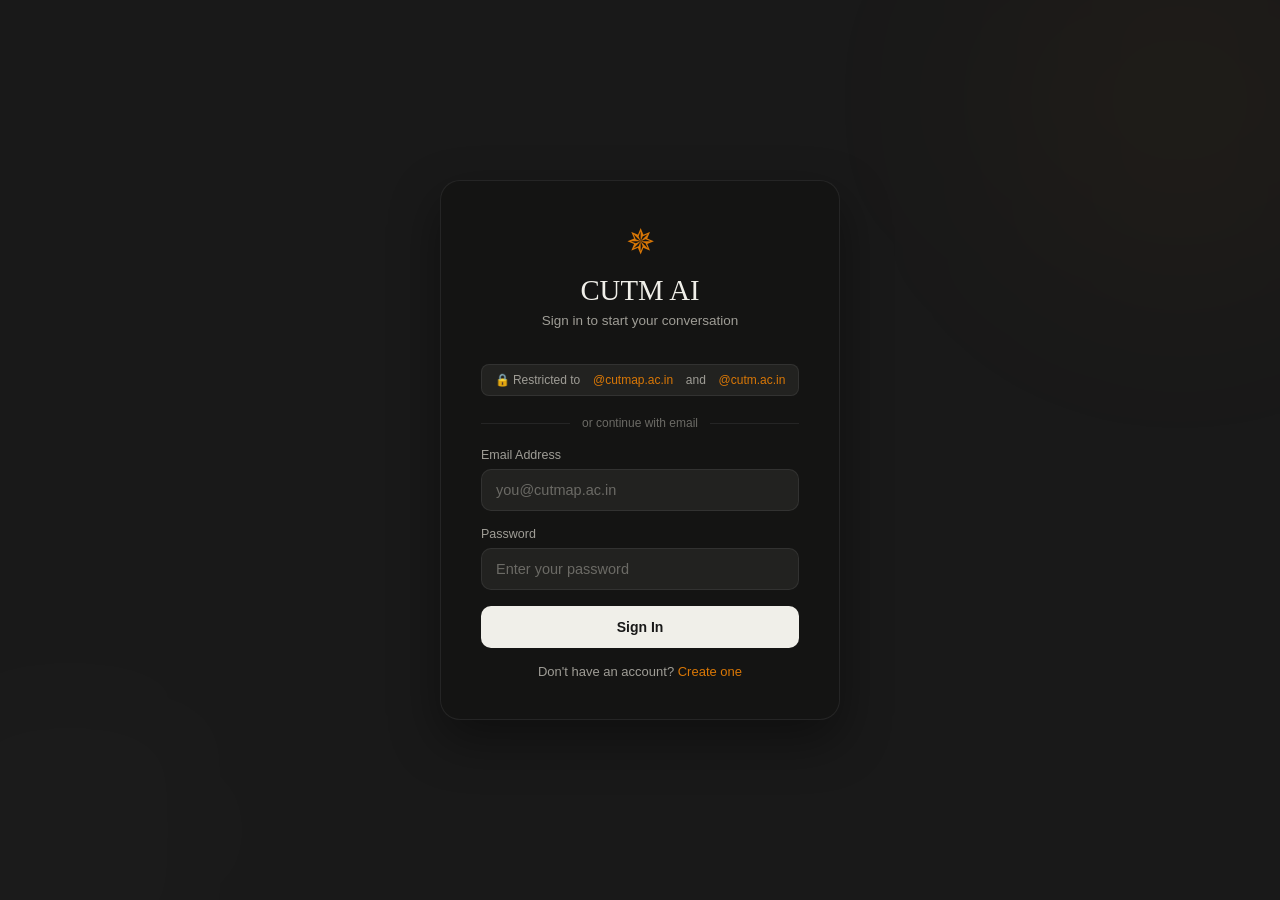
<file: BOT AI/admin.html>
<!DOCTYPE html>
<html lang="en">
<head>
    <meta charset="UTF-8">
    <meta name="viewport" content="width=device-width, initial-scale=1.0">
    <title>Admin Dashboard - Token Monitor</title>
    <style>
        @import url('https://fonts.googleapis.com/css2?family=Inter:wght@300;400;500;600;700&display=swap');
        
        :root {
            --bg-main: #191919;
            --bg-sidebar: #141413;
            --bg-input: #222220;
            --border-main: rgba(240, 239, 233, 0.08);
            --text-primary: #f0efe9;
            --text-secondary: #9f9d96;
            --text-muted: #6b6a65;
            --accent-sepia: #d97706;
            --accent-soft: rgba(217, 119, 6, 0.15);
            --font-serif: 'Georgia', 'Times New Roman', serif;
            --font-sans: 'Inter', sans-serif;
        }

        * { margin: 0; padding: 0; box-sizing: border-box; }

        body {
            font-family: var(--font-sans);
            background: var(--bg-main);
            color: var(--text-primary);
            min-height: 100vh;
        }

        /* ── Custom Scrollbar ── */
        ::-webkit-scrollbar { width: 6px; height: 6px; }
        ::-webkit-scrollbar-track { background: transparent; }
        ::-webkit-scrollbar-thumb { background: rgba(240, 239, 233, 0.12); border-radius: 4px; }
        ::-webkit-scrollbar-thumb:hover { background: rgba(240, 239, 233, 0.25); }

        .header {
            background: var(--bg-sidebar);
            padding: 20px 30px;
            display: flex;
            justify-content: space-between;
            align-items: center;
            border-bottom: 1px solid var(--border-main);
        }

        .header h1 {
            font-family: var(--font-serif);
            font-size: 1.6rem;
            font-weight: 500;
            letter-spacing: -0.5px;
            color: var(--text-primary);
        }
        
        .header span {
            font-size: 0.85rem;
            color: var(--text-secondary);
            margin-top: 4px;
            display: inline-block;
        }

        .refresh-btn {
            background: none;
            border: 1px solid var(--border-main);
            color: var(--text-primary);
            padding: 8px 16px;
            border-radius: 10px;
            cursor: pointer;
            font-size: 13px;
            font-weight: 500;
            transition: all 0.2s;
        }

        .refresh-btn:hover {
            background: rgba(240, 239, 233, 0.05);
            border-color: var(--text-secondary);
        }

        .email-btn {
            background: var(--accent-sepia);
            border: 1px solid var(--accent-sepia);
            color: #ffffff;
            padding: 8px 16px;
            border-radius: 10px;
            cursor: pointer;
            font-size: 13px;
            font-weight: 500;
            transition: all 0.2s;
            display: flex;
            align-items: center;
            gap: 6px;
        }

        .email-btn:hover {
            background: #b45309; /* darker orange */
            border-color: #b45309;
            box-shadow: 0 4px 12px rgba(217, 119, 6, 0.25);
        }

        .container { padding: 30px 40px; }

        /* Summary Cards */
        .cards {
            display: grid;
            grid-template-columns: repeat(auto-fit, minmax(200px, 1fr));
            gap: 20px;
            margin-bottom: 40px;
        }

        .card {
            background: var(--bg-sidebar);
            border: 1px solid var(--border-main);
            border-radius: 14px;
            padding: 20px;
            border-left: 4px solid;
            transition: transform 0.2s, box-shadow 0.2s;
        }

        .card:hover {
            transform: translateY(-2px);
            box-shadow: 0 4px 20px rgba(0, 0, 0, 0.2);
        }

        .card.blue   { border-left-color: var(--accent-sepia); }
        .card.green  { border-left-color: #8c8b7b; }
        .card.purple { border-left-color: #bfa280; }
        .card.orange { border-left-color: #cca062; }

        .card-label {
            font-size: 11px;
            color: var(--text-secondary);
            text-transform: uppercase;
            letter-spacing: 0.8px;
            margin-bottom: 8px;
            font-weight: 600;
        }
        
        .card-value {
            font-family: var(--font-serif);
            font-size: 2.2rem;
            font-weight: 500;
            color: var(--text-primary);
        }

        /* Section */
        .section { margin-bottom: 40px; }
        
        .section-title {
            font-family: var(--font-serif);
            font-size: 1.15rem;
            font-weight: 500;
            color: var(--text-primary);
            margin-bottom: 16px;
            display: flex;
            align-items: center;
            gap: 8px;
        }

        /* Table */
        .table-wrap {
            background: var(--bg-sidebar);
            border: 1px solid var(--border-main);
            border-radius: 14px;
            overflow: hidden;
            box-shadow: 0 4px 30px rgba(0, 0, 0, 0.15);
        }

        table { width: 100%; border-collapse: collapse; }

        thead { background: rgba(240, 239, 233, 0.02); }
        
        thead th {
            padding: 14px 18px;
            text-align: left;
            font-size: 11.5px;
            color: var(--text-secondary);
            text-transform: uppercase;
            letter-spacing: 0.5px;
            font-weight: 600;
            border-bottom: 1px solid var(--border-main);
        }

        tbody tr {
            border-bottom: 1px solid var(--border-main);
            transition: background 0.15s;
        }
        
        tbody tr:hover { background: rgba(240, 239, 233, 0.02); }
        tbody tr:last-child { border-bottom: none; }

        td {
            padding: 16px 18px;
            font-size: 13.5px;
            color: var(--text-primary);
        }

        .badge {
            display: inline-block;
            padding: 3px 10px;
            border-radius: 12px;
            font-size: 11px;
            font-weight: 500;
        }

        .badge-google {
            background: rgba(217, 119, 6, 0.12);
            color: #cca062;
            border: 1px solid rgba(217, 119, 6, 0.25);
        }
        
        .badge-email {
            background: rgba(240, 239, 233, 0.05);
            color: var(--text-secondary);
            border: 1px solid var(--border-main);
        }

        /* Token bar */
        .token-bar-wrap { display: flex; align-items: center; gap: 10px; }
        
        .token-bar {
            flex: 1;
            height: 6px;
            background: var(--bg-main);
            border-radius: 3px;
            overflow: hidden;
            min-width: 80px;
        }
        
        .token-bar-fill {
            height: 100%;
            border-radius: 3px;
            background: var(--accent-sepia);
            transition: width 0.5s ease;
        }
        
        .token-count {
            font-weight: 500;
            color: var(--text-primary);
            min-width: 60px;
            text-align: right;
        }

        /* Recent activity */
        .activity-item {
            background: var(--bg-sidebar);
            border: 1px solid var(--border-main);
            border-radius: 14px;
            padding: 16px 20px;
            margin-bottom: 12px;
            display: flex;
            justify-content: space-between;
            align-items: center;
            border-left: 4px solid var(--accent-sepia);
            transition: transform 0.2s, box-shadow 0.2s;
        }

        .activity-item:hover {
            transform: translateY(-1px);
            box-shadow: 0 4px 15px rgba(0, 0, 0, 0.15);
        }

        .activity-email {
            font-weight: 500;
            font-size: 14px;
            color: var(--text-primary);
        }
        
        .activity-time {
            font-size: 12px;
            color: var(--text-secondary);
            margin-top: 4px;
        }

        .activity-tokens {
            text-align: right;
        }
        
        .activity-tokens .total {
            font-family: var(--font-serif);
            font-size: 1.15rem;
            font-weight: 500;
            color: var(--accent-sepia);
        }
        
        .activity-tokens .detail {
            font-size: 11.5px;
            color: var(--text-secondary);
            margin-top: 2px;
        }

        /* Loading */
        .loading {
            text-align: center;
            padding: 40px;
            color: var(--text-secondary);
        }

        .spinner {
            border: 2px solid rgba(240, 239, 233, 0.1);
            border-top: 2px solid var(--accent-sepia);
            border-radius: 50%;
            width: 26px;
            height: 26px;
            animation: spin 1s linear infinite;
            margin: 0 auto 15px;
        }

        @keyframes spin { to { transform: rotate(360deg); } }

        .last-updated {
            font-size: 12px;
            color: var(--text-secondary);
            text-align: right;
            margin-bottom: 20px;
        }

        .no-data {
            text-align: center;
            padding: 30px;
            color: var(--text-muted);
            font-size: 13.5px;
        }

        @media (max-width: 768px) {
            .container { padding: 15px; }
            .cards { grid-template-columns: repeat(2, 1fr); }
            td, th { padding: 10px 12px; }
        }
    </style>
</head>
<body>

<div class="header">
    <div style="display: flex; align-items: center; gap: 14px;">
        <span style="font-size: 24px; color: var(--accent-sepia); font-family: var(--font-serif);">✵</span>
        <div>
            <h1 style="font-family: var(--font-serif); font-weight: 500; font-size: 1.6rem; letter-spacing: -0.5px; color: var(--text-primary);">Admin Dashboard</h1>
            <span style="color: var(--text-secondary); font-size: 0.82rem; margin-top: 2px; display: inline-block;">CUTM AI Chatbot - Token Usage Monitor</span>
        </div>
    </div>
    <div style="display: flex; gap: 10px; align-items: center;">
        <button class="email-btn" id="emailBtn" onclick="triggerStatusEmail()">✉ Send Status Email</button>
        <button class="refresh-btn" onclick="loadStats()">🔄 Refresh</button>
    </div>
</div>

<div class="container">
    <div class="last-updated" id="lastUpdated">Loading...</div>

    <!-- Summary Cards -->
    <div class="cards" id="cards">
        <div class="loading"><div class="spinner"></div>Loading stats...</div>
    </div>

    <!-- Users Token Usage Table -->
    <div class="section">
        <div class="section-title">👥 Users - Token Usage</div>
        <div class="table-wrap">
            <table>
                <thead>
                    <tr>
                        <th>#</th>
                        <th>Email</th>
                        <th>Name</th>
                        <th>Method</th>
                        <th>Token Usage</th>
                        <th>Messages</th>
                        <th>Conversations</th>
                        <th>Last Login</th>
                    </tr>
                </thead>
                <tbody id="usersTable">
                    <tr><td colspan="8" class="no-data">Loading...</td></tr>
                </tbody>
            </table>
        </div>
    </div>

    <!-- Active Sessions -->
    <div class="section">
        <div class="section-title">🔐 Active Login Sessions</div>
        <div class="table-wrap">
            <table>
                <thead>
                    <tr>
                        <th>Email</th>
                        <th>Name</th>
                        <th>IP Address</th>
                        <th>Login Time</th>
                        <th>Expires</th>
                    </tr>
                </thead>
                <tbody id="sessionsTable">
                    <tr><td colspan="5" class="no-data">Loading...</td></tr>
                </tbody>
            </table>
        </div>
    </div>

    <!-- Recent Activity -->
    <div class="section">
        <div class="section-title">⚡ Recent API Activity (Last 20 requests)</div>
        <div id="recentActivity">
            <div class="loading"><div class="spinner"></div>Loading activity...</div>
        </div>
    </div>
</div>

<script>
    let maxTokens = 1;

    async function loadStats() {
        document.getElementById('lastUpdated').textContent = 'Refreshing...';
        try {
            const res  = await fetch('/api/admin/stats', {
                method: 'POST',
                headers: { 'Content-Type': 'application/json' },
                body: JSON.stringify({ session_token: SESSION() })
            });
            const data = await res.json();
            if (data.error) { 
                alert('Error: ' + data.error); 
                window.location.href = 'index.html';
                return; 
            }

            renderCards(data.summary);
            renderUsers(data.users);
            renderSessions(data.active_sessions || []);
            renderActivity(data.recent_activity);

            document.getElementById('lastUpdated').textContent =
                '🕐 Last updated: ' + new Date().toLocaleTimeString();
        } catch (err) {
            document.getElementById('lastUpdated').textContent = '❌ Failed to load. Is the server running?';
        }
    }

    function renderCards(s) {
        document.getElementById('cards').innerHTML = `
            <div class="card blue">
                <div class="card-label">Total Users</div>
                <div class="card-value">${s.total_users}</div>
            </div>
            <div class="card purple">
                <div class="card-label">Total Tokens Used</div>
                <div class="card-value">${Number(s.grand_total_tokens).toLocaleString()}</div>
            </div>
            <div class="card green">
                <div class="card-label">Total Messages</div>
                <div class="card-value">${s.total_messages}</div>
            </div>
            <div class="card orange">
                <div class="card-label">Conversations</div>
                <div class="card-value">${s.total_conversations}</div>
            </div>
            <div class="card blue" style="border-left-color: #8c8b7b;">
                <div class="card-label">Active Sessions</div>
                <div class="card-value">${s.active_sessions}</div>
            </div>
        `;
    }

    function renderUsers(users) {
        if (!users || !users.length) {
            document.getElementById('usersTable').innerHTML =
                '<tr><td colspan="8" class="no-data">No users yet.</td></tr>';
            return;
        }
        maxTokens = Math.max(...users.map(u => u.total_tokens_used || 0), 1);
        document.getElementById('usersTable').innerHTML = users.map((u, i) => {
            const pct   = Math.round(((u.total_tokens_used || 0) / maxTokens) * 100);
            const badge = u.login_method === 'google'
                ? '<span class="badge badge-google">Google</span>'
                : '<span class="badge badge-email">Email</span>';
            const ll = u.last_login === 'Never' ? 'Never' :
                new Date(u.last_login).toLocaleString('en-IN', {day:'2-digit',month:'short',hour:'2-digit',minute:'2-digit'});
            return `<tr>
                <td style="color:var(--text-muted)">${i+1}</td>
                <td style="font-weight:500">${u.email}</td>
                <td>${u.name || '-'}</td>
                <td>${badge}</td>
                <td>
                    <div class="token-bar-wrap">
                        <div class="token-bar"><div class="token-bar-fill" style="width:${pct}%"></div></div>
                        <span class="token-count">${(u.total_tokens_used||0).toLocaleString()}</span>
                    </div>
                </td>
                <td style="color:var(--text-secondary)">${u.total_messages||0}</td>
                <td style="color:var(--text-secondary)">${u.total_conversations||0}</td>
                <td style="color:var(--text-muted);font-size:12px">${ll}</td>
            </tr>`;
        }).join('');
    }

    function renderSessions(sessions) {
        if (!sessions.length) {
            document.getElementById('sessionsTable').innerHTML =
                '<tr><td colspan="5" class="no-data">No active sessions.</td></tr>';
            return;
        }
        document.getElementById('sessionsTable').innerHTML = sessions.map(s => {
            const login   = new Date(s.created_at).toLocaleString('en-IN',{day:'2-digit',month:'short',hour:'2-digit',minute:'2-digit'});
            const expires = new Date(s.expires_at).toLocaleDateString('en-IN',{day:'2-digit',month:'short',year:'numeric'});
            return `<tr>
                <td style="font-weight:500">${s.email}</td>
                <td>${s.name||'-'}</td>
                <td style="color:var(--text-secondary);font-family:monospace">${s.ip_address||'unknown'}</td>
                <td style="color:var(--text-secondary);font-size:12px">${login}</td>
                <td style="color:var(--text-muted);font-size:12px">${expires}</td>
            </tr>`;
        }).join('');
    }

    function renderActivity(activity) {
        if (!activity || !activity.length) {
            document.getElementById('recentActivity').innerHTML =
                '<div class="no-data">No activity yet. Send some messages in the chatbot!</div>';
            return;
        }
        document.getElementById('recentActivity').innerHTML = activity.map(a => {
            const time = new Date(a.created_at).toLocaleString('en-IN',{day:'2-digit',month:'short',hour:'2-digit',minute:'2-digit',second:'2-digit'});
            return `<div class="activity-item">
                <div>
                    <div class="activity-email">📧 ${a.email}</div>
                    <div class="activity-time">🕐 ${time}</div>
                </div>
                <div class="activity-tokens">
                    <div class="total">${a.total_tokens} tokens</div>
                    <div class="detail">📥 ${a.input_tokens} in &nbsp;|&nbsp; 📤 ${a.output_tokens} out</div>
                </div>
            </div>`;
        }).join('');
    }

    const SESSION = () => localStorage.getItem('chatbotSession') || '';

    async function triggerStatusEmail() {
        const emailBtn = document.getElementById('emailBtn');
        const token = SESSION();
        if (!token) return;

        emailBtn.disabled = true;
        emailBtn.innerHTML = `✉ Sending...`;
        emailBtn.style.opacity = '0.7';

        try {
            const res = await fetch('/api/admin/send_monitoring_report', {
                method: 'POST',
                headers: { 'Content-Type': 'application/json' },
                body: JSON.stringify({ session_token: token })
            });
            const data = await res.json();
            if (data.success) {
                alert('🚀 Real-time Status Monitoring email successfully triggered and sent to admins!');
            } else {
                alert('❌ Failed to trigger email: ' + (data.error || 'Unknown error'));
            }
        } catch (err) {
            alert('❌ Connection failed. Is the server running?');
        } finally {
            emailBtn.disabled = false;
            emailBtn.innerHTML = `✉ Send Status Email`;
            emailBtn.style.opacity = '1';
        }
    }

    async function checkAdminAccess() {
        const token = SESSION();
        if (!token) {
            alert('Access Denied: Please log in first.');
            window.location.href = 'login.html';
            return;
        }
        try {
            const res = await fetch('/api/auth/verify', {
                method: 'POST',
                headers: { 'Content-Type': 'application/json' },
                body: JSON.stringify({ session_token: token })
            });
            const data = await res.json();
            if (!data.valid || !data.user || !data.user.is_admin) {
                alert('Access Denied: You are not authorized to view the Admin Dashboard.');
                window.location.href = 'index.html';
                return;
            }
            // Authorized! Start loading stats and set interval
            loadStats();
            setInterval(loadStats, 30000);
        } catch (e) {
            alert('Connection error. Please try again.');
            window.location.href = 'index.html';
        }
    }

    checkAdminAccess();
</script>
</body>
</html>
</file>
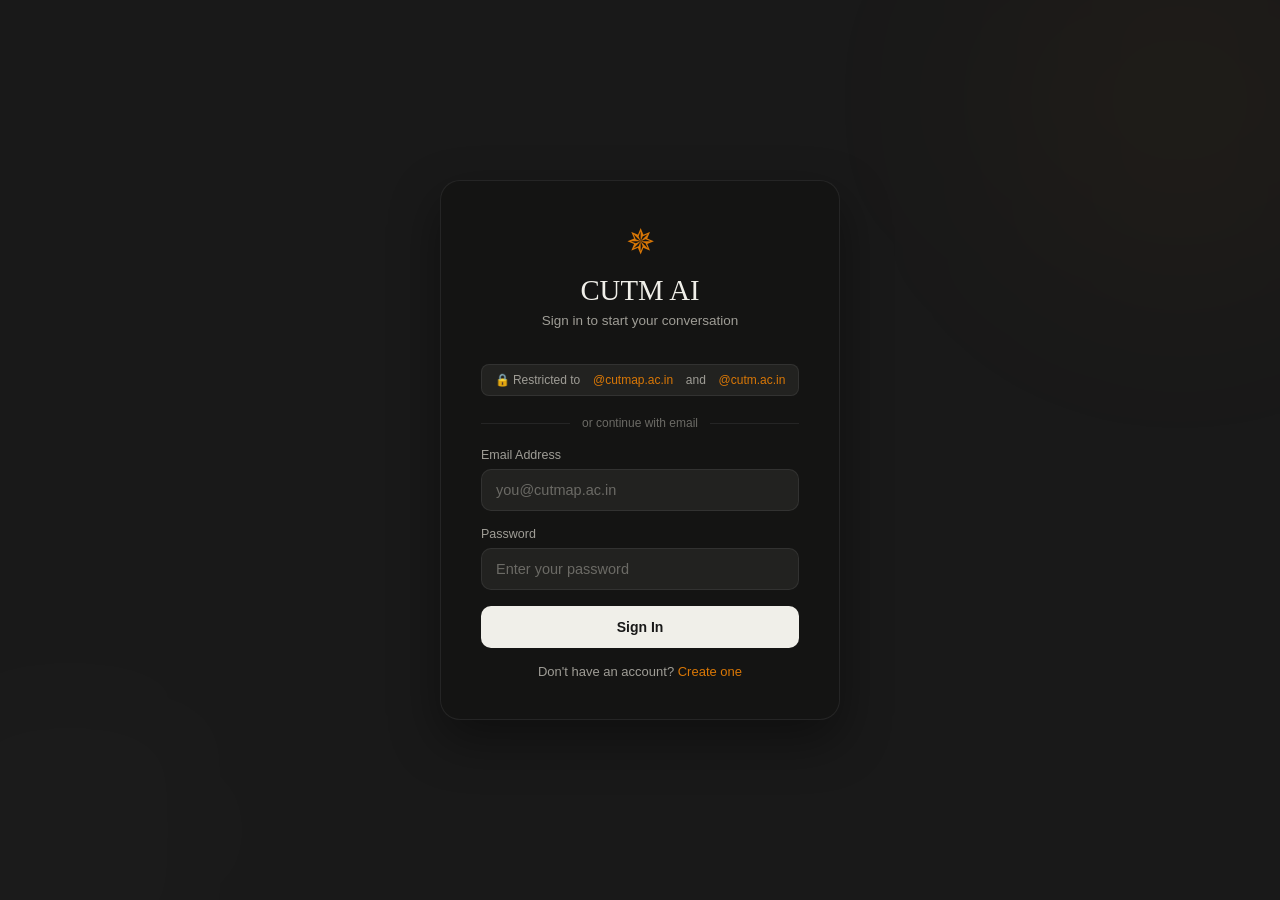
<file: BOT AI/login.html>
<!DOCTYPE html>
<html lang="en">

<head>
    <meta charset="UTF-8">
    <meta name="viewport" content="width=device-width, initial-scale=1.0">
    <title>CUTM AI - Sign In</title>
    <script src="https://accounts.google.com/gsi/client" async defer></script>
    <style>
        @import url('https://fonts.googleapis.com/css2?family=Inter:wght@300;400;500;600;700&display=swap');

        * {
            margin: 0;
            padding: 0;
            box-sizing: border-box;
        }

        body {
            font-family: -apple-system, BlinkMacSystemFont, 'Segoe UI', Roboto, Helvetica, Arial, sans-serif;
            background: #191919;
            min-height: 100vh;
            display: flex;
            align-items: center;
            justify-content: center;
            padding: 20px;
            position: relative;
            overflow: hidden;
            color: #f0efe9;
        }

        .orb {
            position: fixed;
            border-radius: 50%;
            filter: blur(100px);
            pointer-events: none;
            animation: orbFloat 10s ease-in-out infinite;
        }

        .orb1 {
            width: 400px;
            height: 400px;
            background: rgba(217, 119, 6, 0.03);
            top: -100px;
            right: -100px;
            animation-delay: 0s;
        }

        .orb2 {
            width: 300px;
            height: 300px;
            background: rgba(240, 239, 233, 0.02);
            bottom: -80px;
            left: -80px;
            animation-delay: 4s;
        }

        @keyframes orbFloat {
            0%, 100% { transform: translate(0, 0) }
            50% { transform: translate(15px, -15px) }
        }

        .card {
            background: #141413;
            border: 1px solid rgba(240, 239, 233, 0.08);
            border-radius: 20px;
            padding: 40px;
            width: 100%;
            max-width: 400px;
            position: relative;
            box-shadow: 0 20px 50px rgba(0, 0, 0, 0.4);
        }

        .logo-wrap {
            text-align: center;
            margin-bottom: 24px;
        }

        .logo-icon {
            display: flex;
            align-items: center;
            justify-content: center;
            font-size: 2.2rem;
            margin: 0 auto 12px;
            color: #d97706;
            animation: pulse 4s ease-in-out infinite;
        }

        @keyframes pulse {
            0%, 100% { transform: scale(1); opacity: 0.9; }
            50% { transform: scale(1.05); opacity: 1; }
        }

        .logo-title {
            font-family: 'Georgia', serif;
            font-size: 1.8rem;
            font-weight: 500;
            color: #f0efe9;
            margin-bottom: 6px;
        }

        .logo-sub {
            font-size: 13.5px;
            color: #9f9d96;
        }

        .success-msg {
            background: rgba(16, 185, 129, 0.1);
            border: 1px solid rgba(16, 185, 129, 0.2);
            color: #6ee7b7;
            padding: 12px;
            border-radius: 10px;
            margin-bottom: 20px;
            font-size: 13px;
            text-align: center;
            display: none;
        }

        .restriction-error {
            background: rgba(239, 68, 68, 0.08);
            border: 1px solid rgba(239, 68, 68, 0.15);
            color: #fca5a5;
            padding: 14px 16px;
            border-radius: 12px;
            margin: 12px 0;
            font-size: 13px;
            display: none;
            line-height: 1.5;
        }

        .restriction-error strong {
            display: block;
            margin-bottom: 6px;
            font-size: 14px;
        }

        .restriction-error code {
            background: rgba(239, 68, 68, 0.15);
            padding: 2px 7px;
            border-radius: 5px;
            font-size: 12px;
        }

        .google-wrap {
            margin-bottom: 12px;
            display: flex;
            justify-content: center;
        }

        #googleSignInBtn {
            display: flex;
            justify-content: center;
            width: 100%;
        }

        .domain-badge {
            display: flex;
            align-items: center;
            justify-content: center;
            gap: 6px;
            background: #222220;
            border: 1px solid rgba(240, 239, 233, 0.08);
            border-radius: 8px;
            padding: 8px 12px;
            margin-bottom: 20px;
            font-size: 12px;
            color: #9f9d96;
        }

        .domain-badge span {
            color: #d97706;
            font-weight: 500;
        }

        .divider {
            display: flex;
            align-items: center;
            gap: 12px;
            margin: 18px 0;
            color: #6b6a65;
            font-size: 12px;
        }

        .divider::before,
        .divider::after {
            content: '';
            flex: 1;
            height: 1px;
            background: rgba(240, 239, 233, 0.08);
        }

        .form-group {
            margin-bottom: 16px;
        }

        .form-label {
            display: block;
            margin-bottom: 7px;
            font-weight: 500;
            color: #9f9d96;
            font-size: 12.5px;
        }

        .form-input {
            width: 100%;
            padding: 12px 14px;
            background: #222220;
            border: 1px solid rgba(240, 239, 233, 0.08);
            border-radius: 10px;
            font-size: 14.5px;
            color: #f0efe9;
            outline: none;
            transition: all 0.3s;
            font-family: inherit;
        }

        .form-input:focus {
            border-color: rgba(240, 239, 233, 0.2);
            box-shadow: 0 0 0 2px rgba(240, 239, 233, 0.04);
        }

        .form-input::placeholder {
            color: #6b6a65;
        }

        .form-input.error {
            border-color: #ef4444;
        }

        .error-msg {
            color: #ef4444;
            font-size: 12px;
            margin-top: 5px;
            display: none;
        }

        .login-btn {
            width: 100%;
            padding: 13px;
            background: #f0efe9;
            color: #191919;
            border: none;
            border-radius: 10px;
            font-size: 14px;
            font-weight: 700;
            cursor: pointer;
            transition: all 0.2s ease;
            margin-bottom: 16px;
        }

        .login-btn:hover {
            transform: translateY(-0.5px);
            background: #ffffff;
        }

        .login-btn:disabled {
            opacity: 0.3;
            cursor: not-allowed;
            transform: none;
        }

        .signup-row {
            text-align: center;
            font-size: 13px;
            color: #9f9d96;
        }

        .signup-row a {
            color: #d97706;
            text-decoration: none;
            font-weight: 500;
            transition: color 0.2s;
        }

        .signup-row a:hover {
            text-decoration: underline;
        }

        .spinner {
            display: inline-block;
            width: 16px;
            height: 16px;
            border: 2px solid rgba(25, 25, 25, 0.3);
            border-top: 2px solid #191919;
            border-radius: 50%;
            animation: spin 0.8s linear infinite;
            vertical-align: middle;
            margin-right: 8px;
        }

        @keyframes spin {
            to {
                transform: rotate(360deg)
            }
        }
    </style>
</head>

<body>
    <div class="orb orb1"></div>
    <div class="orb orb2"></div>

    <div class="card">
        <div class="logo-wrap">
            <div class="logo-icon">✵</div>
            <div class="logo-title">CUTM AI</div>
            <div class="logo-sub">Sign in to start your conversation</div>
        </div>

        <div class="success-msg" id="successMsg">✅ Login successful! Redirecting...</div>
        <div class="restriction-error" id="restrictionError">
            <strong>🚫 Access Restricted</strong>
            <span id="restrictionEmailText"></span> is not authorized.<br><br>
            Only institutional emails are allowed:<br>
            <code>@cutmap.ac.in</code> &nbsp;or&nbsp; <code>@cutm.ac.in</code>
        </div>

        <div class="google-wrap">
            <div id="googleSignInBtn"></div>
        </div>

        <div class="domain-badge">
            🔒 Restricted to &nbsp;<span>@cutmap.ac.in</span>&nbsp; and &nbsp;<span>@cutm.ac.in</span>
        </div>

        <div class="divider"><span>or continue with email</span></div>

        <form id="loginForm">
            <div class="form-group">
                <label class="form-label">Email Address</label>
                <input type="text" id="email" class="form-input" placeholder="you@cutmap.ac.in" required>
                <div class="error-msg" id="emailError"></div>
            </div>
            <div class="form-group">
                <label class="form-label">Password</label>
                <input type="password" id="password" class="form-input" placeholder="Enter your password" required>
                <div class="error-msg" id="passwordError"></div>
            </div>
            <button type="submit" class="login-btn" id="loginButton">Sign In</button>
        </form>

        <div class="signup-row">Don't have an account? <a href="signup.html">Create one</a></div>
    </div>

    <script>
        const GOOGLE_CLIENT_ID = '194012839522-261em5c6ckchjjlahmplds2jvbdunk99.apps.googleusercontent.com';
        const ALLOWED_DOMAINS = ['cutmap.ac.in', 'cutm.ac.in'];

        if (localStorage.getItem('chatbotSession')) window.location.href = 'index.html';

        window.onload = () => {
            if (typeof google === 'undefined' || !google.accounts) return;
            google.accounts.id.initialize({ client_id: GOOGLE_CLIENT_ID, callback: onGoogleSignIn, auto_select: false });
            google.accounts.id.renderButton(document.getElementById('googleSignInBtn'), { theme: 'outline', size: 'large', width: 340, text: 'continue_with', shape: 'rectangular', logo_alignment: 'left' });
        };

        function isAllowedDomain(email) {
            if (!email || !email.includes('@')) return false;
            return ALLOWED_DOMAINS.includes(email.split('@')[1].toLowerCase());
        }

        function onGoogleSignIn(response) {
            const payload = parseJwt(response.credential);
            if (!payload) return alert('Failed to parse Google token');
            if (!isAllowedDomain(payload.email)) {
                document.getElementById('restrictionEmailText').textContent = payload.email;
                document.getElementById('restrictionError').style.display = 'block';
                setTimeout(() => document.getElementById('restrictionError').style.display = 'none', 10000);
                return;
            }
            fetch('/api/auth/google', {
                method: 'POST', headers: { 'Content-Type': 'application/json' },
                // Send the raw credential JWT so the server can verify it cryptographically
                body: JSON.stringify({
                    credential: response.credential,
                    google_id: payload.sub,
                    email: payload.email,
                    name: payload.name,
                    picture: payload.picture
                })
            }).then(r => r.json()).then(data => {
                if (data.success) {
                    localStorage.setItem('chatbotSession', data.session_token);
                    localStorage.setItem('chatbotUser', JSON.stringify(data.user));
                    document.getElementById('successMsg').style.display = 'block';
                    document.getElementById('loginForm').style.display = 'none';
                    setTimeout(() => window.location.href = 'index.html', 1500);
                } else { alert('Google login failed: ' + (data.error || 'Unknown error')); }
            }).catch(() => alert('Network error. Please try again.'));
        }

        document.getElementById('loginForm').addEventListener('submit', async (e) => {
            e.preventDefault();
            const email = document.getElementById('email').value.trim();
            const pass = document.getElementById('password').value.trim();
            clearErrors();
            if (!email.includes('@') && email.toLowerCase() !== 'admin') return showErr('email', 'Enter a valid email');
            if (pass.length < 6) return showErr('password', 'Min 6 characters');
            const btn = document.getElementById('loginButton');
            btn.disabled = true;
            btn.innerHTML = '<span class="spinner"></span>Signing in...';
            try {
                const res = await fetch('/api/auth/login', {
                    method: 'POST', headers: { 'Content-Type': 'application/json' },
                    body: JSON.stringify({ email, password: pass })
                });
                const data = await res.json();
                if (data.success) {
                    localStorage.setItem('chatbotSession', data.session_token);
                    localStorage.setItem('chatbotUser', JSON.stringify(data.user));
                    document.getElementById('successMsg').style.display = 'block';
                    document.getElementById('loginForm').style.display = 'none';
                    setTimeout(() => window.location.href = 'index.html', 1500);
                } else {
                    showErr('password', data.error || 'Invalid credentials');
                    btn.disabled = false; btn.textContent = 'Sign In';
                }
            } catch (err) {
                showErr('password', 'Network error. Please try again.');
                btn.disabled = false; btn.textContent = 'Sign In';
            }
        });

        function showErr(field, msg) {
            document.getElementById(field).classList.add('error');
            const el = document.getElementById(field + 'Error');
            el.textContent = msg; el.style.display = 'block';
        }
        function clearErrors() {
            ['email', 'password'].forEach(f => {
                document.getElementById(f).classList.remove('error');
                document.getElementById(f + 'Error').style.display = 'none';
            });
        }
        function parseJwt(token) {
            try {
                const b = token.split('.')[1].replace(/-/g, '+').replace(/_/g, '/');
                return JSON.parse(decodeURIComponent(atob(b).split('').map(c => '%' + ('00' + c.charCodeAt(0).toString(16)).slice(-2)).join('')));
            } catch { return null; }
        }
    </script>
</body>

</html>
</file>
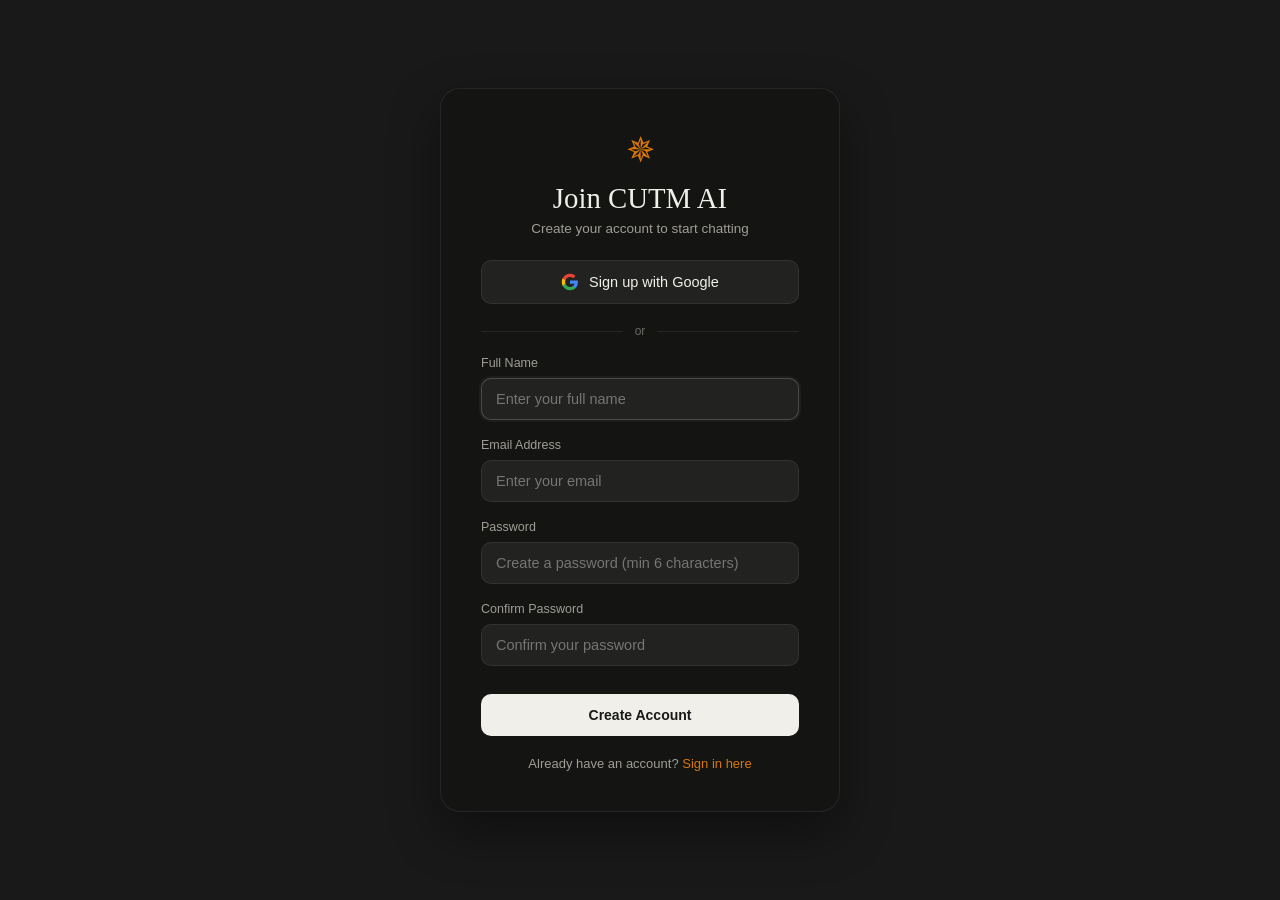
<file: BOT AI/signup.html>
<!DOCTYPE html>
<html lang="en">
<head>
    <meta charset="UTF-8">
    <meta name="viewport" content="width=device-width, initial-scale=1.0">
    <title>CUTM AI Chatbot - Sign Up</title>
    <!-- Google Sign-In API -->
    <script src="https://accounts.google.com/gsi/client" async defer></script>
    <style>
        * {
            margin: 0;
            padding: 0;
            box-sizing: border-box;
        }

        body {
            font-family: -apple-system, BlinkMacSystemFont, 'Segoe UI', Roboto, Helvetica, Arial, sans-serif;
            background: #191919;
            height: 100vh;
            display: flex;
            justify-content: center;
            align-items: center;
            padding: 20px;
            color: #f0efe9;
        }

        .signup-container {
            background: #141413;
            border: 1px solid rgba(240, 239, 233, 0.08);
            padding: 40px;
            border-radius: 20px;
            box-shadow: 0 20px 50px rgba(0, 0, 0, 0.4);
            width: 100%;
            max-width: 400px;
            text-align: center;
        }

        .logo {
            font-size: 2.2rem;
            margin-bottom: 12px;
            color: #d97706;
        }

        .signup-title {
            font-family: 'Georgia', serif;
            font-size: 1.8rem;
            font-weight: 500;
            color: #f0efe9;
            margin-bottom: 6px;
        }

        .signup-subtitle {
            color: #9f9d96;
            margin-bottom: 24px;
            font-size: 13.5px;
        }

        .form-group {
            margin-bottom: 18px;
            text-align: left;
        }

        .form-label {
            display: block;
            margin-bottom: 8px;
            font-weight: 500;
            color: #9f9d96;
            font-size: 12.5px;
        }

        .form-input {
            width: 100%;
            padding: 12px 14px;
            background: #222220;
            border: 1px solid rgba(240, 239, 233, 0.08);
            border-radius: 10px;
            font-size: 14.5px;
            outline: none;
            color: #f0efe9;
            transition: all 0.3s ease;
        }

        .form-input:focus {
            border-color: rgba(240, 239, 233, 0.2);
            box-shadow: 0 0 0 2px rgba(240, 239, 233, 0.04);
        }

        .form-input.error {
            border-color: #ef4444;
        }

        .error-message {
            color: #ef4444;
            font-size: 12px;
            margin-top: 5px;
            display: none;
        }

        .signup-button {
            width: 100%;
            padding: 13px;
            background: #f0efe9;
            color: #191919;
            border: none;
            border-radius: 10px;
            font-size: 14px;
            font-weight: 700;
            cursor: pointer;
            transition: all 0.2s ease;
            margin-top: 10px;
            margin-bottom: 20px;
        }

        .signup-button:hover {
            transform: translateY(-0.5px);
            background: #ffffff;
        }

        .signup-button:disabled {
            opacity: 0.3;
            cursor: not-allowed;
            transform: none;
        }

        .login-link {
            color: #9f9d96;
            font-size: 13px;
        }

        .login-link a {
            color: #d97706;
            text-decoration: none;
            font-weight: 500;
        }

        .login-link a:hover {
            text-decoration: underline;
        }

        .divider {
            display: flex;
            align-items: center;
            margin: 18px 0;
            color: #6b6a65;
            font-size: 12px;
        }

        .divider::before,
        .divider::after {
            content: '';
            flex: 1;
            height: 1px;
            background: rgba(240, 239, 233, 0.08);
        }

        .divider span {
            padding: 0 12px;
        }

        .google-signin-btn {
            width: 100%;
            padding: 12px;
            background: #222220;
            border: 1px solid rgba(240, 239, 233, 0.08);
            border-radius: 10px;
            font-size: 14.5px;
            font-weight: 500;
            cursor: pointer;
            transition: all 0.2s ease;
            margin-bottom: 20px;
            display: flex;
            align-items: center;
            justify-content: center;
            gap: 10px;
            color: #f0efe9;
        }

        .google-signin-btn:hover {
            background: rgba(240, 239, 233, 0.05);
            border-color: rgba(240, 239, 233, 0.15);
        }

        .google-icon {
            width: 18px;
            height: 18px;
        }

        .success-message {
            background: rgba(16, 185, 129, 0.1);
            color: #6ee7b7;
            border: 1px solid rgba(16, 185, 129, 0.2);
            padding: 12px;
            border-radius: 10px;
            margin-bottom: 20px;
            font-size: 13.5px;
            display: none;
        }
    </style>
</head>
<body>
    <div class="signup-container">
        <div class="logo">✵</div>
        <h1 class="signup-title">Join CUTM AI</h1>
        <p class="signup-subtitle">Create your account to start chatting</p>

        <div class="success-message" id="successMessage">
            Account created successfully! You can now <a href="login.html">sign in</a>.
        </div>

        <!-- Google Sign-In Button -->
        <button class="google-signin-btn" id="googleSignUpBtn">
            <svg class="google-icon" viewBox="0 0 24 24">
                <path fill="#4285F4" d="M22.56 12.25c0-.78-.07-1.53-.2-2.25H12v4.26h5.92c-.26 1.37-1.04 2.53-2.21 3.31v2.77h3.57c2.08-1.92 3.28-4.74 3.28-8.09z"/>
                <path fill="#34A853" d="M12 23c2.97 0 5.46-.98 7.28-2.66l-3.57-2.77c-.98.66-2.23 1.06-3.71 1.06-2.86 0-5.29-1.93-6.16-4.53H2.18v2.84C3.99 20.53 7.7 23 12 23z"/>
                <path fill="#FBBC05" d="M5.84 14.09c-.22-.66-.35-1.36-.35-2.09s.13-1.43.35-2.09V7.07H2.18C1.43 8.55 1 10.22 1 12s.43 3.45 1.18 4.93l2.85-2.22.81-.62z"/>
                <path fill="#EA4335" d="M12 5.38c1.62 0 3.06.56 4.21 1.64l3.15-3.15C17.45 2.09 14.97 1 12 1 7.7 1 3.99 3.47 2.18 7.07l3.66 2.84c.87-2.6 3.3-4.53 6.16-4.53z"/>
            </svg>
            Sign up with Google
        </button>

        <div class="divider">
            <span>or</span>
        </div>

        <form id="signupForm">
            <div class="form-group">
                <label for="name" class="form-label">Full Name</label>
                <input 
                    type="text" 
                    id="name" 
                    class="form-input" 
                    placeholder="Enter your full name"
                    required
                >
                <div class="error-message" id="nameError">Please enter your full name</div>
            </div>

            <div class="form-group">
                <label for="email" class="form-label">Email Address</label>
                <input 
                    type="email" 
                    id="email" 
                    class="form-input" 
                    placeholder="Enter your email"
                    required
                >
                <div class="error-message" id="emailError">Please enter a valid email address</div>
            </div>

            <div class="form-group">
                <label for="password" class="form-label">Password</label>
                <input 
                    type="password" 
                    id="password" 
                    class="form-input" 
                    placeholder="Create a password (min 6 characters)"
                    required
                >
                <div class="error-message" id="passwordError">Password must be at least 6 characters</div>
            </div>

            <div class="form-group">
                <label for="confirmPassword" class="form-label">Confirm Password</label>
                <input 
                    type="password" 
                    id="confirmPassword" 
                    class="form-input" 
                    placeholder="Confirm your password"
                    required
                >
                <div class="error-message" id="confirmPasswordError">Passwords do not match</div>
            </div>

            <button type="submit" class="signup-button" id="signupButton">
                Create Account
            </button>
        </form>

        <div class="login-link">
            Already have an account? <a href="login.html">Sign in here</a>
        </div>
    </div>

    <script>
        // DOM Elements
        const signupForm = document.getElementById('signupForm');
        const nameInput = document.getElementById('name');
        const emailInput = document.getElementById('email');
        const passwordInput = document.getElementById('password');
        const confirmPasswordInput = document.getElementById('confirmPassword');
        const signupButton = document.getElementById('signupButton');
        const successMessage = document.getElementById('successMessage');

        // Initialize
        function initializeSignup() {
            signupForm.addEventListener('submit', handleSignup);
            
            // Add input event listeners to clear errors
            [nameInput, emailInput, passwordInput, confirmPasswordInput].forEach(input => {
                input.addEventListener('input', clearError);
            });

            // Redirect Google sign-up to Google sign-in on login page
            const googleSignUpBtn = document.getElementById('googleSignUpBtn');
            if (googleSignUpBtn) {
                googleSignUpBtn.addEventListener('click', () => {
                    window.location.href = 'login.html';
                });
            }

            nameInput.focus();
        }

        // Handle signup form submission
        function handleSignup(event) {
            event.preventDefault();

            const name = nameInput.value.trim();
            const email = emailInput.value.trim();
            const password = passwordInput.value.trim();
            const confirmPassword = confirmPasswordInput.value.trim();

            // Clear previous errors
            clearAllErrors();

            let hasErrors = false;

            // Validate inputs
            if (!name) {
                showError('name', 'Please enter your full name');
                hasErrors = true;
            }

            if (!validateEmail(email)) {
                showError('email', 'Please enter a valid email address');
                hasErrors = true;
            } else {
                const domain = email.split('@')[1].toLowerCase();
                if (domain !== 'cutmap.ac.in' && domain !== 'cutm.ac.in') {
                    showError('email', 'Access Restricted. Only @cutmap.ac.in or @cutm.ac.in domains are allowed.');
                    hasErrors = true;
                }
            }

            if (!validatePassword(password)) {
                showError('password', 'Password must be at least 6 characters');
                hasErrors = true;
            }

            if (password !== confirmPassword) {
                showError('confirmPassword', 'Passwords do not match');
                hasErrors = true;
            }

            if (hasErrors) return;

            // Show loading state
            signupButton.disabled = true;
            signupButton.textContent = 'Creating Account...';

            // Call registration API
            fetch('/api/auth/register', {
                method: 'POST',
                headers: {
                    'Content-Type': 'application/json'
                },
                body: JSON.stringify({
                    name: name,
                    email: email,
                    password: password
                })
            })
            .then(response => response.json())
            .then(data => {
                if (data.success) {
                    // Store session token and user data
                    localStorage.setItem('chatbotSession', data.session_token);
                    localStorage.setItem('chatbotUser', JSON.stringify(data.user));

                    // Show success message
                    successMessage.style.display = 'block';
                    signupForm.style.display = 'none';

                    // Redirect to chatbot after 3 seconds
                    setTimeout(() => {
                        window.location.href = 'index.html';
                    }, 3000);
                } else {
                    // Show error
                    signupButton.disabled = false;
                    signupButton.textContent = 'Create Account';
                    
                    if (data.error.includes('already exists')) {
                        showError('email', 'An account with this email already exists');
                    } else {
                        showError('email', data.error || 'Registration failed');
                    }
                }
            })
            .catch(error => {
                console.error('Registration error:', error);
                signupButton.disabled = false;
                signupButton.textContent = 'Create Account';
                showError('email', 'Network error. Please try again.');
            });
        }

        // Validate email format
        function validateEmail(email) {
            const emailRegex = /^[^\s@]+@[^\s@]+\.[^\s@]+$/;
            return emailRegex.test(email);
        }

        // Validate password
        function validatePassword(password) {
            return password.length >= 6;
        }

        // Show error message
        function showError(field, message) {
            const input = document.getElementById(field);
            const errorDiv = document.getElementById(field + 'Error');
            
            input.classList.add('error');
            errorDiv.textContent = message;
            errorDiv.style.display = 'block';
        }

        // Clear error for specific field
        function clearError(event) {
            const field = event.target.id;
            const input = document.getElementById(field);
            const errorDiv = document.getElementById(field + 'Error');
            
            input.classList.remove('error');
            errorDiv.style.display = 'none';
        }

        // Clear all errors
        function clearAllErrors() {
            ['name', 'email', 'password', 'confirmPassword'].forEach(field => {
                const input = document.getElementById(field);
                const errorDiv = document.getElementById(field + 'Error');
                
                input.classList.remove('error');
                errorDiv.style.display = 'none';
            });
        }

        // Initialize when page loads
        document.addEventListener('DOMContentLoaded', initializeSignup);
    </script>
</body>
</html>
</file>
